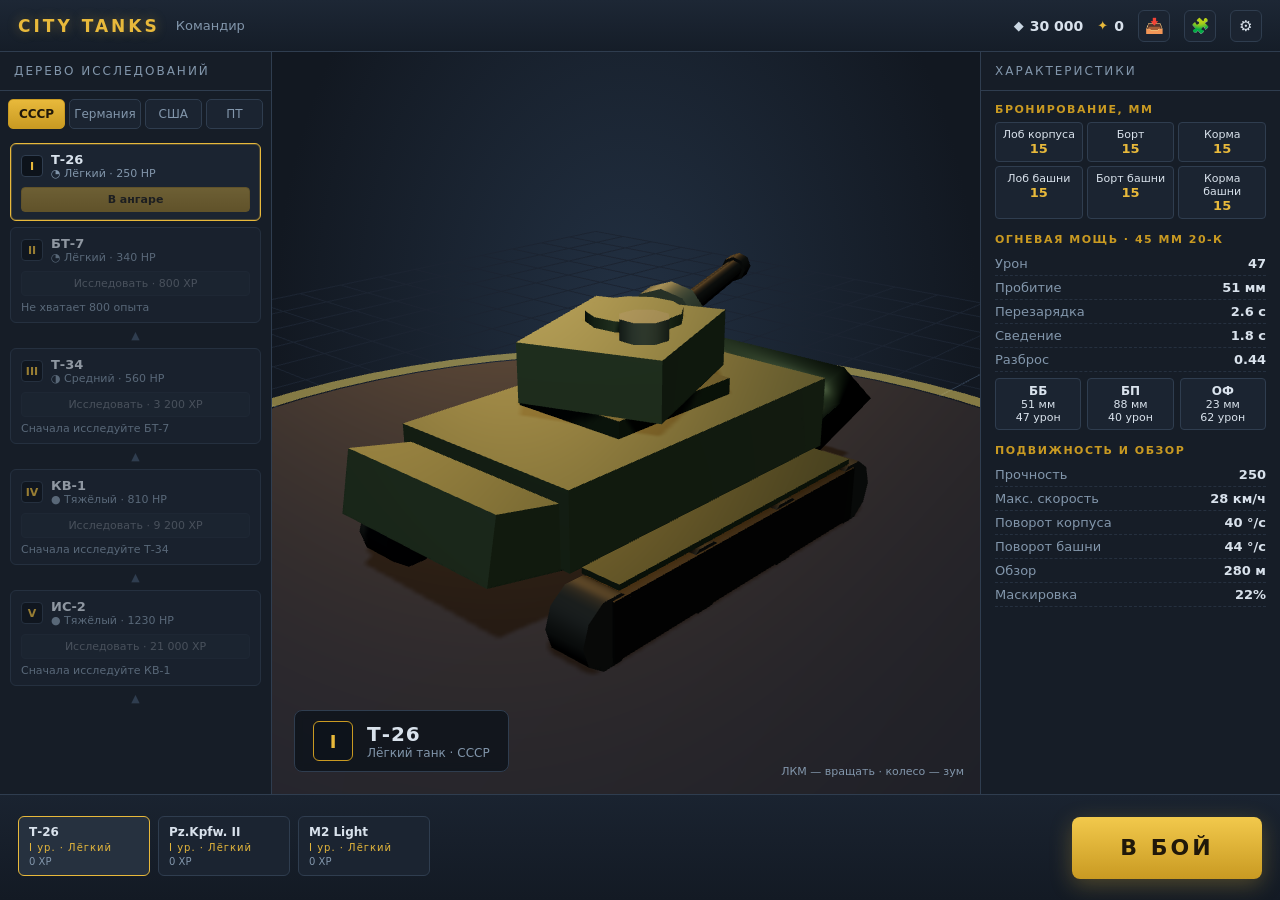
<file: index.html>
<!DOCTYPE html>
<html lang="ru">
<head>
<meta charset="UTF-8">
<meta name="viewport" content="width=device-width, initial-scale=1.0, maximum-scale=1.0, user-scalable=no">
<title>City Tanks — танковый ангар и бои</title>
<meta name="description" content="City Tanks — танковая аркада в духе World of Tanks: ангар, дерево прокачки, бои с бронёй и пробитием. HTML + JS + CSS + Three.js.">
<link rel="icon" href="data:image/svg+xml,<svg xmlns='http://www.w3.org/2000/svg' viewBox='0 0 100 100'><text y='.9em' font-size='90'>🛡️</text></svg>">
<link rel="stylesheet" href="css/style.css">
</head>
<body>

<!-- ================= АНГАР ================= -->
<div id="screen-garage" class="screen">
  <header id="topbar">
    <div class="topbar-left">
      <span class="logo">CITY TANKS</span>
      <span class="player-name" id="player-name">Командир</span>
    </div>
    <div class="topbar-right">
      <div class="currency" title="Серебро"><span class="cur-icon silver">◆</span><span id="currency-credits">0</span></div>
      <div class="currency" title="Свободный опыт"><span class="cur-icon xp">✦</span><span id="currency-xp">0</span></div>
      <button class="icon-btn" id="btn-import-model" title="Импорт модели из редактора (JSON)">📥</button>
      <button class="icon-btn" id="btn-models" title="Редактор моделей">🧩</button>
      <input type="file" id="model-input" accept=".json,application/json" hidden>
      <button class="icon-btn" id="btn-settings" title="Настройки">⚙</button>
    </div>
  </header>

  <main id="garage-main">
    <!-- Дерево исследований -->
    <aside id="tech-panel">
      <div class="panel-title">Дерево исследований</div>
      <div class="nation-tabs" id="nation-tabs"></div>
      <div class="tech-list" id="tech-list"></div>
    </aside>

    <!-- 3D вьюпорт -->
    <section id="garage-viewport">
      <canvas id="garage-canvas"></canvas>
      <div id="tank-plate">
        <div class="tank-tier" id="tank-tier">I</div>
        <div>
          <div class="tank-title" id="tank-title">Т-26</div>
          <div class="tank-subtitle" id="tank-subtitle">Лёгкий танк · СССР</div>
        </div>
      </div>
      <div class="viewport-hint">ЛКМ — вращать · колесо — зум</div>
    </section>

    <!-- Характеристики -->
    <aside id="stats-panel">
      <div class="panel-title">Характеристики</div>
      <div id="stats-body"></div>
    </aside>
  </main>

  <footer id="garage-bottom">
    <div class="carousel" id="carousel"></div>
    <button id="btn-battle" class="battle-btn">В БОЙ</button>
  </footer>
</div>

<!-- ================= БОЙ ================= -->
<div id="screen-battle" class="screen hidden">
  <canvas id="game-canvas"></canvas>

  <div id="battle-hud">
    <div id="hud-top">
      <div class="team" id="hud-team-a"></div>
      <div class="battle-timer">
        <div id="hud-timer">7:00</div>
        <div id="hud-cap" class="cap hidden">Захват: <span id="cap-percent">0%</span></div>
      </div>
      <div class="team team-enemy" id="hud-team-b"></div>
    </div>

    <div id="crosshair">
      <div class="ch ch-v"></div><div class="ch ch-h"></div>
      <div id="dispersion"></div>
      <div id="hit-marker" class="hidden"></div>
    </div>
    <div id="damage-indicator" class="hidden"></div>
    <div id="hit-text" class="hidden"></div>
    <div id="kill-feed"></div>

    <div id="battle-bottom">
      <div id="player-status">
        <div class="hp-row"><span class="hp-label">Прочность</span><span id="hud-hp-text">250 / 250</span></div>
        <div class="bar"><div id="hud-hp" class="bar-fill"></div></div>
        <div class="speed-row"><span id="hud-speed">0</span> км/ч</div>
      </div>
      <div id="gun-panel">
        <div id="shell-list"></div>
        <div class="reload-wrap">
          <div class="bar"><div id="hud-reload" class="bar-fill reload"></div></div>
          <div id="reload-text">Готов</div>
        </div>
      </div>
      <div id="minimap-wrap"><canvas id="minimap" width="180" height="180"></canvas></div>
    </div>

    <button id="btn-battle-menu" class="mini-btn">Меню</button>

    <div id="touch-controls" class="hidden">
      <div id="battle-joystick"><div id="battle-joystick-knob"></div></div>
      <button id="battle-fire">🔥</button>
    </div>
  </div>
</div>

<!-- ================= РЕЗУЛЬТАТЫ ================= -->
<div id="screen-results" class="screen overlay hidden">
  <div class="panel results-panel">
    <h2 id="res-title">Победа!</h2>
    <div id="res-stats"></div>
    <div id="res-rewards"></div>
    <div class="results-buttons">
      <button class="big-btn" id="btn-to-garage">В ангар</button>
      <button class="big-btn secondary" id="btn-again">Ещё бой</button>
    </div>
  </div>
</div>

<!-- ================= ПАУЗА / МЕНЮ БОЯ ================= -->
<div id="screen-pause" class="screen overlay hidden">
  <div class="panel">
    <h2>Пауза</h2>
    <p class="muted">Бой остановлен</p>
    <button class="big-btn" id="btn-resume">Продолжить</button>
    <button class="big-btn secondary" id="btn-leave">Покинуть бой</button>
  </div>
</div>

<!-- ================= НАСТРОЙКИ ================= -->
<div id="screen-settings" class="screen overlay hidden">
  <div class="panel">
    <h2>Настройки</h2>
    <label class="setting-row">
      <span>Звук</span>
      <input type="checkbox" id="set-sound" checked>
    </label>
    <label class="setting-row">
      <span>Имя игрока</span>
      <input type="text" id="set-name" maxlength="16">
    </label>
    <div class="settings-row">
      <button class="big-btn secondary" id="btn-reset-profile">Сбросить прогресс</button>
      <button class="big-btn" id="btn-close-settings">Закрыть</button>
    </div>
    <p class="muted small">Управление: W/S — ход, A/D — поворот корпуса, мышь — башня, ЛКМ — огонь, ПКМ — снайперский прицел, 1/2/3 — снаряд, Shift — форсаж.</p>
  </div>
</div>

<div id="toast"></div>
<div id="boot">Загрузка города…</div>

<script type="module" src="js/app.js"></script>
</body>
</html>
</file>
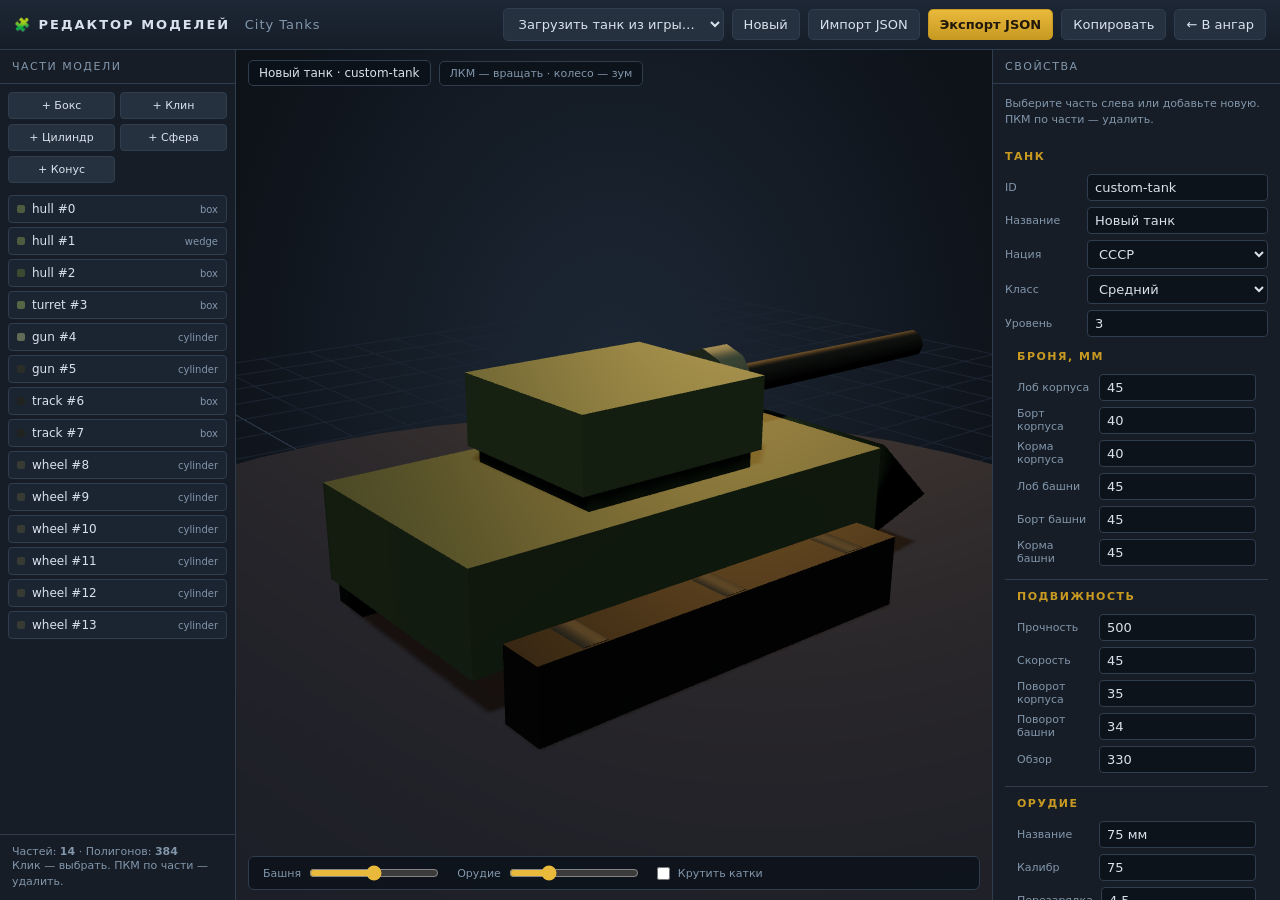
<file: models.html>
<!DOCTYPE html>
<html lang="ru">
<head>
<meta charset="UTF-8">
<meta name="viewport" content="width=device-width, initial-scale=1.0">
<title>City Tanks — редактор моделей</title>
<link rel="icon" href="data:image/svg+xml,<svg xmlns='http://www.w3.org/2000/svg' viewBox='0 0 100 100'><text y='.9em' font-size='90'>🧩</text></svg>">
<link rel="stylesheet" href="css/models.css">
</head>
<body>

<header id="bar">
  <div class="brand">🧩 РЕДАКТОР МОДЕЛЕЙ <span>City Tanks</span></div>
  <div class="bar-actions">
    <select id="load-game" title="Загрузить танк из игры">
      <option value="">Загрузить танк из игры…</option>
    </select>
    <button id="btn-new">Новый</button>
    <button id="btn-import">Импорт JSON</button>
    <input type="file" id="file-input" accept=".json,application/json" hidden>
    <button id="btn-export" class="gold">Экспорт JSON</button>
    <button id="btn-copy">Копировать</button>
    <a class="back" href="index.html">← В ангар</a>
  </div>
</header>

<main id="layout">
  <!-- Части -->
  <aside id="parts-panel">
    <div class="panel-head">Части модели</div>
    <div class="add-row">
      <button data-add="box">+ Бокс</button>
      <button data-add="wedge">+ Клин</button>
      <button data-add="cylinder">+ Цилиндр</button>
      <button data-add="sphere">+ Сфера</button>
      <button data-add="cone">+ Конус</button>
    </div>
    <div id="parts-list"></div>
    <div class="panel-foot">
      <div>Частей: <b id="parts-count">0</b> · Полигонов: <b id="tri-count">0</b></div>
      <div class="muted small">Клик — выбрать. ПКМ по части — удалить.</div>
    </div>
  </aside>

  <!-- Вьюпорт -->
  <section id="viewport">
    <canvas id="editor-canvas"></canvas>
    <div id="viewport-overlay">
      <div class="badge" id="model-name">—</div>
      <div class="badge dim">ЛКМ — вращать · колесо — зум</div>
    </div>
    <div id="test-controls">
      <label>Башня <input type="range" id="test-turret" min="-180" max="180" value="0"></label>
      <label>Орудие <input type="range" id="test-gun" min="-10" max="25" value="0"></label>
      <label class="chk"><input type="checkbox" id="test-spin"> Крутить катки</label>
    </div>
  </section>

  <!-- Свойства -->
  <aside id="props-panel">
    <div class="panel-head">Свойства</div>
    <div id="props-body">
      <p class="muted">Выберите часть слева, чтобы редактировать её.</p>
    </div>
    <div class="section">
      <h4>JSON профиля</h4>
      <textarea id="json-view" readonly></textarea>
      <div class="btn-row">
        <button id="btn-save-local">Сохранить в браузере</button>
      </div>
    </div>
  </aside>
</main>

<!-- Скрытые шаблоны -->
<template id="tpl-number">
  <div class="field"><label></label><input type="number" step="0.01"></div>
</template>

<div id="toast"></div>
<script type="module" src="js/models.js"></script>
</body>
</html>
</file>
<file: css/style.css>
/* ==========================================================
   City Tanks — стили ангара, боя и результатов (в духе WoT)
   ========================================================== */
* { margin: 0; padding: 0; box-sizing: border-box; }
:root {
  --bg: #10151c;
  --bg2: #161d27;
  --panel: #1b2431;
  --panel2: #222d3c;
  --line: #2f3d4f;
  --gold: #e8b93b;
  --gold2: #c99a22;
  --green: #6ec06e;
  --red: #d9534f;
  --blue: #5aa9e6;
  --text: #d9e2ec;
  --muted: #8296ab;
}
html, body { width: 100%; height: 100%; overflow: hidden; background: var(--bg); color: var(--text);
  font-family: 'Segoe UI', 'Roboto', system-ui, sans-serif; font-size: 14px; user-select: none; }
.hidden { display: none !important; }
button { font-family: inherit; cursor: pointer; }
.screen { position: fixed; inset: 0; }
.overlay { position: fixed; inset: 0; background: rgba(6, 10, 16, .82); display: flex; align-items: center; justify-content: center; z-index: 60; padding: 16px; }
.panel { background: linear-gradient(160deg, var(--panel2), var(--panel)); border: 1px solid var(--line);
  border-radius: 10px; padding: 26px 30px; max-width: 560px; width: 100%; box-shadow: 0 20px 60px rgba(0,0,0,.65); }
.panel h2 { font-size: 26px; letter-spacing: 2px; text-transform: uppercase; color: var(--gold); margin-bottom: 12px; text-align: center; }
.muted { color: var(--muted); text-align: center; margin-bottom: 14px; }
.small { font-size: 12px; line-height: 1.5; }
.big-btn { display: block; width: 100%; padding: 12px; margin: 8px 0; font-size: 16px; font-weight: 700; letter-spacing: 1px;
  text-transform: uppercase; color: #20180a; background: linear-gradient(180deg, var(--gold), var(--gold2));
  border: none; border-radius: 6px; transition: filter .12s, transform .08s; }
.big-btn:hover { filter: brightness(1.12); }
.big-btn:active { transform: translateY(1px); }
.big-btn.secondary { background: linear-gradient(180deg, #33445a, #253244); color: var(--text); border: 1px solid var(--line); }
.big-btn:disabled { opacity: .45; cursor: default; filter: none; }

/* ---------------- Верхняя панель ---------------- */
#topbar { height: 52px; display: flex; justify-content: space-between; align-items: center; padding: 0 18px;
  background: linear-gradient(180deg, #1d2735, #151d28); border-bottom: 1px solid var(--line); }
.topbar-left { display: flex; align-items: center; gap: 16px; }
.logo { font-weight: 900; letter-spacing: 3px; font-size: 17px; color: var(--gold); text-shadow: 0 0 12px rgba(232,185,59,.35); }
.player-name { color: var(--muted); font-size: 13px; }
.topbar-right { display: flex; align-items: center; gap: 14px; }
.currency { display: flex; align-items: center; gap: 6px; font-weight: 700; font-variant-numeric: tabular-nums; }
.cur-icon { font-size: 13px; }
.cur-icon.silver { color: #c9d6e2; }
.cur-icon.xp { color: var(--gold); }
.icon-btn { width: 32px; height: 32px; border-radius: 6px; background: var(--panel); border: 1px solid var(--line);
  color: var(--text); font-size: 15px; }
.icon-btn:hover { background: var(--panel2); border-color: var(--gold2); }

/* ---------------- Основная сетка ангара ---------------- */
#screen-garage { display: flex; flex-direction: column; }
#garage-main { flex: 1; display: grid; grid-template-columns: 272px 1fr 300px; min-height: 0; }
#tech-panel, #stats-panel { background: var(--bg2); border-right: 1px solid var(--line); overflow-y: auto; }
#stats-panel { border-right: none; border-left: 1px solid var(--line); }
.panel-title { padding: 12px 14px; font-size: 12px; letter-spacing: 2px; text-transform: uppercase;
  color: var(--muted); border-bottom: 1px solid var(--line); position: sticky; top: 0; background: var(--bg2); z-index: 2; }

.nation-tabs { display: flex; gap: 4px; padding: 8px; }
.nation-tab { flex: 1; padding: 7px 4px; font-size: 12px; text-align: center; border-radius: 5px;
  background: var(--panel); border: 1px solid var(--line); color: var(--muted); }
.nation-tab.active { color: #20180a; background: linear-gradient(180deg, var(--gold), var(--gold2)); border-color: var(--gold2); font-weight: 700; }

.tech-list { padding: 6px 10px 16px; display: flex; flex-direction: column; gap: 6px; }
.tech-item { background: var(--panel); border: 1px solid var(--line); border-radius: 6px; padding: 8px 10px; }
.tech-item.current { border-color: var(--gold); box-shadow: inset 0 0 0 1px rgba(232,185,59,.25); }
.tech-item.locked { opacity: .62; }
.tech-row { display: flex; align-items: center; gap: 8px; }
.tech-tier { width: 22px; height: 22px; border-radius: 4px; background: #0d131b; border: 1px solid var(--line);
  display: grid; place-items: center; font-size: 11px; font-weight: 700; color: var(--gold); }
.tech-name { flex: 1; font-size: 13px; font-weight: 600; }
.tech-class { font-size: 11px; color: var(--muted); }
.tech-actions { display: flex; gap: 6px; margin-top: 7px; }
.tech-btn { flex: 1; padding: 5px 6px; font-size: 11px; border-radius: 4px; border: 1px solid var(--line);
  background: #26313f; color: var(--text); }
.tech-btn.gold { background: linear-gradient(180deg, var(--gold), var(--gold2)); color: #20180a; border-color: var(--gold2); font-weight: 700; }
.tech-btn:disabled { opacity: .4; cursor: default; }
.tech-note { font-size: 11px; color: var(--muted); margin-top: 5px; }
.tech-arrow { text-align: center; color: var(--line); font-size: 11px; }

/* ---------------- Вьюпорт ---------------- */
#garage-viewport { position: relative; background: radial-gradient(ellipse at 50% 35%, #223042 0%, #121821 70%); overflow: hidden; }
#garage-canvas { width: 100%; height: 100%; display: block; }
#tank-plate { position: absolute; left: 22px; bottom: 22px; display: flex; align-items: center; gap: 14px;
  background: rgba(12,18,26,.78); border: 1px solid var(--line); border-radius: 8px; padding: 10px 18px; backdrop-filter: blur(4px); }
.tank-tier { width: 40px; height: 40px; display: grid; place-items: center; font-size: 18px; font-weight: 900;
  color: var(--gold); background: #0d131b; border: 1px solid var(--gold2); border-radius: 6px; }
.tank-title { font-size: 20px; font-weight: 700; letter-spacing: 1px; }
.tank-subtitle { font-size: 12px; color: var(--muted); }
.viewport-hint { position: absolute; right: 16px; bottom: 16px; font-size: 11px; color: var(--muted); }

/* ---------------- Характеристики ---------------- */
#stats-body { padding: 12px 14px 20px; }
.stat-group { margin-bottom: 14px; }
.stat-group h4 { font-size: 11px; letter-spacing: 1.5px; text-transform: uppercase; color: var(--gold2); margin-bottom: 6px; }
.stat-row { display: flex; justify-content: space-between; gap: 10px; padding: 4px 0; font-size: 13px; border-bottom: 1px dashed rgba(47,61,79,.6); }
.stat-row span:first-child { color: var(--muted); }
.stat-row b { font-weight: 600; font-variant-numeric: tabular-nums; }
.armor-grid { display: grid; grid-template-columns: repeat(3, 1fr); gap: 4px; margin-top: 4px; }
.armor-cell { background: var(--panel); border: 1px solid var(--line); border-radius: 4px; padding: 5px; text-align: center; font-size: 11px; }
.armor-cell b { display: block; font-size: 13px; color: var(--gold); }
.shell-row { display: flex; gap: 6px; margin-top: 6px; }
.shell-chip { flex: 1; text-align: center; font-size: 11px; padding: 5px; border-radius: 4px; background: var(--panel); border: 1px solid var(--line); }
.shell-chip b { display: block; font-size: 12px; }

/* ---------------- Нижняя панель ---------------- */
#garage-bottom { height: 106px; display: flex; align-items: center; gap: 16px; padding: 10px 18px;
  background: linear-gradient(0deg, #131a24, #1a2330); border-top: 1px solid var(--line); }
.carousel { flex: 1; display: flex; gap: 8px; overflow-x: auto; padding-bottom: 4px; }
.car-card { min-width: 132px; padding: 8px 10px; border-radius: 6px; background: var(--panel); border: 1px solid var(--line);
  text-align: left; color: var(--text); }
.car-card.active { border-color: var(--gold); background: #26313f; }
.car-card .cc-name { font-size: 12px; font-weight: 700; margin-bottom: 3px; white-space: nowrap; overflow: hidden; text-overflow: ellipsis; }
.car-card .cc-tier { font-size: 10px; color: var(--gold); letter-spacing: 1px; }
.car-card .cc-xp { font-size: 10px; color: var(--muted); margin-top: 3px; }
.battle-btn { min-width: 190px; height: 62px; font-size: 22px; font-weight: 900; letter-spacing: 3px; color: #20180a;
  background: linear-gradient(180deg, #f2c94c, #c99a22); border: none; border-radius: 8px;
  box-shadow: 0 6px 22px rgba(232,185,59,.28); }
.battle-btn:hover { filter: brightness(1.1); }
.battle-btn:disabled { filter: grayscale(.7); opacity: .55; cursor: default; }

/* ---------------- Бой ---------------- */
#game-canvas { position: fixed; inset: 0; width: 100%; height: 100%; display: block; }
#battle-hud { position: fixed; inset: 0; pointer-events: none; z-index: 10; }
#hud-top { position: absolute; top: 8px; left: 50%; transform: translateX(-50%); display: flex; gap: 18px; align-items: flex-start; }
.team { display: flex; gap: 4px; }
.team-member { width: 30px; height: 30px; border-radius: 4px; background: rgba(20,30,42,.85); border: 1px solid var(--line);
  display: grid; place-items: center; font-size: 10px; color: var(--green); position: relative; }
.team-enemy .team-member { color: var(--red); }
.team-member.dead { opacity: .28; color: var(--muted); }
.team-member.player { border-color: var(--gold); }
.battle-timer { text-align: center; min-width: 92px; }
#hud-timer { font-size: 22px; font-weight: 800; font-variant-numeric: tabular-nums; color: var(--gold); text-shadow: 0 2px 8px #000; }
.cap { font-size: 11px; color: var(--blue); }

#crosshair { position: absolute; left: 50%; top: 50%; width: 0; height: 0; }
.ch { position: absolute; background: rgba(255,255,255,.75); box-shadow: 0 0 3px #000; }
.ch-v { width: 2px; height: 14px; left: -1px; top: -30px; }
.ch-h { width: 14px; height: 2px; left: -30px; top: -1px; }
.ch-v::after { content: ''; position: absolute; width: 2px; height: 14px; left: 0; top: 46px; background: rgba(255,255,255,.75); }
.ch-h::after { content: ''; position: absolute; width: 14px; height: 2px; left: 46px; top: 0; background: rgba(255,255,255,.75); }
#dispersion { position: absolute; border: 2px solid rgba(255,255,255,.5); border-radius: 50%;
  transform: translate(-50%, -50%); width: 60px; height: 60px; left: 0; top: 0; }
#hit-marker { position: absolute; left: -14px; top: -14px; width: 28px; height: 28px; }
#hit-marker::before, #hit-marker::after { content: ''; position: absolute; inset: 0; border: 2px solid #fff; transform: rotate(45deg); }
#hit-marker.pen::before, #hit-marker.pen::after { border-color: #ffd166; }
#hit-marker.nopen::before, #hit-marker.nopen::after { border-color: #b0bec5; }
#hit-marker.kill::before, #hit-marker.kill::after { border-color: #ff5252; }

#hit-text { position: absolute; left: 50%; top: 58%; transform: translateX(-50%); font-size: 20px; font-weight: 900;
  letter-spacing: 2px; text-shadow: 0 2px 8px #000; }
#damage-indicator { position: absolute; left: 50%; top: 50%; width: 220px; height: 220px; transform: translate(-50%, -50%);
  border-radius: 50%; border: 0 solid transparent; }
#damage-indicator::before { content: ''; position: absolute; inset: 0; border-radius: 50%;
  border: 4px solid rgba(255, 70, 70, .8); clip-path: polygon(0 0, 40% 45%, 60% 45%, 100% 0, 100% 30%, 62% 60%, 38% 60%, 0 30%); }
#kill-feed { position: absolute; right: 14px; top: 60px; display: flex; flex-direction: column; gap: 4px; align-items: flex-end; font-size: 12px; }
.kf-item { background: rgba(12,18,26,.8); border: 1px solid var(--line); border-radius: 4px; padding: 4px 8px; }
.kf-item .kf-a { color: var(--green); } .kf-item .kf-b { color: var(--red); }

#battle-bottom { position: absolute; left: 0; right: 0; bottom: 0; padding: 0 18px 14px; display: flex; align-items: flex-end; gap: 18px; }
#player-status { width: 240px; background: rgba(12,18,26,.72); border: 1px solid var(--line); border-radius: 8px; padding: 8px 12px; }
.hp-row { display: flex; justify-content: space-between; font-size: 12px; margin-bottom: 4px; }
.hp-label { color: var(--muted); letter-spacing: 1px; text-transform: uppercase; font-size: 10px; }
.bar { height: 12px; background: #0d131b; border: 1px solid var(--line); border-radius: 3px; overflow: hidden; }
.bar-fill { height: 100%; width: 100%; background: linear-gradient(90deg, #4caf50, #7ed957); transition: width .18s; }
.bar-fill.low { background: linear-gradient(90deg, #d9534f, #ff7b72); }
.bar-fill.reload { background: linear-gradient(90deg, #c99a22, #f2c94c); }
.speed-row { margin-top: 5px; font-size: 11px; color: var(--muted); }
#hud-speed { color: var(--text); font-weight: 700; }

#gun-panel { flex: 0 0 260px; background: rgba(12,18,26,.72); border: 1px solid var(--line); border-radius: 8px; padding: 8px 12px; }
#shell-list { display: flex; gap: 6px; margin-bottom: 6px; }
.shell-slot { flex: 1; text-align: center; padding: 5px 3px; border-radius: 4px; background: #182231; border: 1px solid var(--line);
  font-size: 11px; color: var(--muted); }
.shell-slot.active { border-color: var(--gold); color: var(--text); background: #26313f; }
.shell-slot b { display: block; font-size: 12px; color: var(--gold); }
.shell-slot small { font-size: 9px; opacity: .8; }
#reload-text { text-align: center; font-size: 11px; color: var(--muted); margin-top: 3px; }

#minimap-wrap { margin-left: auto; background: rgba(12,18,26,.72); border: 1px solid var(--line); border-radius: 8px; padding: 6px; }
#minimap { display: block; border-radius: 4px; }
.mini-btn { pointer-events: auto; position: absolute; top: 8px; right: 12px; background: rgba(20,30,42,.85);
  border: 1px solid var(--line); color: var(--text); border-radius: 5px; padding: 5px 10px; font-size: 12px; }

/* ---------------- Мобильное управление ---------------- */
#touch-controls { position: fixed; inset: 0; pointer-events: none; z-index: 12; }
#battle-joystick { position: absolute; left: 24px; bottom: 120px; width: 128px; height: 128px; border-radius: 50%;
  background: rgba(255,255,255,.07); border: 2px solid rgba(255,255,255,.22); pointer-events: auto; touch-action: none; }
#battle-joystick-knob { position: absolute; left: 50%; top: 50%; width: 54px; height: 54px; border-radius: 50%;
  background: rgba(232,185,59,.85); transform: translate(-50%, -50%); }
#battle-fire { position: absolute; right: 26px; bottom: 132px; width: 96px; height: 96px; border-radius: 50%;
  font-size: 38px; background: rgba(217,83,79,.8); border: 2px solid rgba(255,255,255,.35); pointer-events: auto; touch-action: none; }

/* ---------------- Результаты ---------------- */
.results-panel { max-width: 520px; }
#res-title.win { color: var(--green); } #res-title.lose { color: var(--red); }
#res-stats { margin: 8px 0 14px; }
.res-row { display: flex; justify-content: space-between; padding: 5px 0; border-bottom: 1px dashed rgba(47,61,79,.7); font-size: 13px; }
.res-row span { color: var(--muted); }
#res-rewards { display: flex; gap: 12px; justify-content: center; margin: 14px 0; }
.reward { background: var(--panel); border: 1px solid var(--line); border-radius: 8px; padding: 10px 20px; text-align: center; }
.reward b { display: block; font-size: 20px; }
.reward.silver b { color: #c9d6e2; } .reward.xp b { color: var(--gold); }
.results-buttons { display: flex; gap: 10px; }
.results-buttons .big-btn { margin: 0; }

/* ---------------- Настройки / тосты ---------------- */
.setting-row { display: flex; justify-content: space-between; align-items: center; padding: 9px 0; border-bottom: 1px dashed rgba(47,61,79,.6); }
.setting-row input[type="text"] { background: #0d131b; border: 1px solid var(--line); color: var(--text); border-radius: 4px; padding: 7px 9px; width: 180px; }
.settings-row { display: flex; gap: 10px; margin-top: 16px; }
.settings-row .big-btn { margin: 0; }
#toast { position: fixed; left: 50%; bottom: 130px; transform: translateX(-50%); display: flex; flex-direction: column; gap: 6px;
  align-items: center; z-index: 80; pointer-events: none; }
.toast-item { background: rgba(18,26,36,.95); border: 1px solid var(--gold2); color: var(--text);
  border-radius: 6px; padding: 8px 16px; font-size: 13px; animation: toastIn .18s ease; }
@keyframes toastIn { from { opacity: 0; transform: translateY(8px); } to { opacity: 1; transform: none; } }
#boot { position: fixed; inset: 0; display: grid; place-items: center; background: var(--bg); color: var(--muted);
  letter-spacing: 2px; font-size: 13px; text-transform: uppercase; z-index: 100; }

/* ---------------- Мобильная адаптация ---------------- */
@media (max-width: 980px) {
  #garage-main { grid-template-columns: 1fr; grid-template-rows: 1fr auto; }
  #tech-panel { display: none; }
  #stats-panel { max-height: 34vh; }
  #garage-bottom { height: 92px; }
  .battle-btn { min-width: 120px; height: 52px; font-size: 16px; letter-spacing: 1px; }
  #player-status { width: 150px; }
  #gun-panel { flex-basis: 190px; }
  #minimap-wrap { display: none; }
  .team-member { width: 22px; height: 22px; font-size: 9px; }
}
</file>
<file: css/models.css>
* { margin: 0; padding: 0; box-sizing: border-box; }
:root {
  --bg: #10151c; --bg2: #161d27; --panel: #1b2431; --line: #2f3d4f;
  --gold: #e8b93b; --gold2: #c99a22; --text: #d9e2ec; --muted: #8296ab;
}
html, body { height: 100%; background: var(--bg); color: var(--text); overflow: hidden;
  font-family: 'Segoe UI', 'Roboto', system-ui, sans-serif; font-size: 13px; }
button, select, input { font-family: inherit; font-size: inherit; }

#bar { height: 50px; display: flex; align-items: center; justify-content: space-between; padding: 0 14px;
  background: linear-gradient(180deg, #1d2735, #151d28); border-bottom: 1px solid var(--line); }
.brand { font-weight: 800; letter-spacing: 2px; font-size: 13px; }
.brand span { color: var(--muted); font-weight: 400; letter-spacing: 1px; margin-left: 8px; }
.bar-actions { display: flex; align-items: center; gap: 8px; }
.bar-actions button, .bar-actions select, .bar-actions .back {
  background: #26313f; border: 1px solid var(--line); color: var(--text); border-radius: 5px;
  padding: 7px 11px; cursor: pointer; text-decoration: none; }
.bar-actions button:hover, .bar-actions .back:hover { border-color: var(--gold2); }
.bar-actions button.gold { background: linear-gradient(180deg, var(--gold), var(--gold2)); color: #20180a; border-color: var(--gold2); font-weight: 700; }

#layout { display: grid; grid-template-columns: 236px 1fr 288px; height: calc(100% - 50px); }
#parts-panel, #props-panel { background: var(--bg2); border-right: 1px solid var(--line); overflow-y: auto; display: flex; flex-direction: column; }
#props-panel { border-right: none; border-left: 1px solid var(--line); }
.panel-head { padding: 10px 12px; font-size: 11px; letter-spacing: 1.5px; text-transform: uppercase;
  color: var(--muted); border-bottom: 1px solid var(--line); position: sticky; top: 0; background: var(--bg2); z-index: 2; }
.panel-foot { margin-top: auto; padding: 10px 12px; border-top: 1px solid var(--line); font-size: 11px; color: var(--muted); }

.add-row { display: grid; grid-template-columns: 1fr 1fr; gap: 5px; padding: 8px; }
.add-row button { background: #26313f; border: 1px solid var(--line); color: var(--text); border-radius: 4px;
  padding: 6px 4px; font-size: 11px; cursor: pointer; }
.add-row button:hover { border-color: var(--gold2); }

#parts-list { padding: 4px 8px 8px; display: flex; flex-direction: column; gap: 4px; }
.part-item { display: flex; align-items: center; gap: 7px; padding: 6px 8px; border-radius: 4px;
  background: var(--panel); border: 1px solid var(--line); cursor: pointer; font-size: 12px; }
.part-item.active { border-color: var(--gold); background: #26313f; }
.part-item .dot { width: 8px; height: 8px; border-radius: 2px; flex: 0 0 auto; }
.part-item .pname { flex: 1; white-space: nowrap; overflow: hidden; text-overflow: ellipsis; }
.part-item .ptype { font-size: 10px; color: var(--muted); }

#viewport { position: relative; background: radial-gradient(ellipse at 50% 40%, #1d2836 0%, #0e131a 75%); }
#editor-canvas { width: 100%; height: 100%; display: block; }
#viewport-overlay { position: absolute; top: 10px; left: 12px; display: flex; gap: 8px; align-items: center; }
.badge { background: rgba(12,18,26,.8); border: 1px solid var(--line); border-radius: 5px; padding: 5px 10px; font-size: 12px; }
.badge.dim { color: var(--muted); font-size: 11px; }
#test-controls { position: absolute; left: 12px; right: 12px; bottom: 10px; display: flex; gap: 18px; align-items: center;
  background: rgba(12,18,26,.82); border: 1px solid var(--line); border-radius: 6px; padding: 8px 14px; flex-wrap: wrap; }
#test-controls label { display: flex; align-items: center; gap: 8px; font-size: 11px; color: var(--muted); }
#test-controls input[type=range] { width: 130px; accent-color: var(--gold); }

.field { display: flex; align-items: center; gap: 8px; padding: 3px 0; }
.field label { flex: 0 0 74px; font-size: 11px; color: var(--muted); }
.field input, .field select { flex: 1; min-width: 0; background: #0d131b; border: 1px solid var(--line);
  color: var(--text); border-radius: 4px; padding: 5px 7px; }
.field input[type=color] { padding: 2px; height: 26px; }
.vec-row { display: flex; gap: 4px; flex: 1; }
.vec-row input { width: 100%; }
.section { padding: 10px 12px; border-bottom: 1px solid var(--line); }
.section h4 { font-size: 11px; letter-spacing: 1.5px; text-transform: uppercase; color: var(--gold2); margin-bottom: 8px; }
.muted { color: var(--muted); }
.small { font-size: 11px; line-height: 1.45; }
.btn-row { display: flex; gap: 6px; margin-top: 8px; }
.btn-row button { flex: 1; padding: 6px; background: #26313f; border: 1px solid var(--line); color: var(--text);
  border-radius: 4px; cursor: pointer; font-size: 11px; }
.btn-row button.danger { border-color: #7a3330; color: #ff8b86; }
.btn-row button:hover { border-color: var(--gold2); }
textarea#json-view { width: 100%; height: 130px; background: #0d131b; border: 1px solid var(--line);
  color: #9fb4d8; border-radius: 4px; padding: 7px; font-family: ui-monospace, monospace; font-size: 11px; resize: vertical; }

#toast { position: fixed; left: 50%; bottom: 72px; transform: translateX(-50%); display: flex; flex-direction: column;
  gap: 6px; align-items: center; z-index: 60; pointer-events: none; }
.toast-item { background: rgba(18,26,36,.95); border: 1px solid var(--gold2); border-radius: 6px;
  padding: 8px 16px; font-size: 12px; }

@media (max-width: 900px) {
  #layout { grid-template-columns: 1fr; grid-template-rows: 1fr 300px; }
  #parts-panel { display: none; }
  #props-panel { border-left: none; border-top: 1px solid var(--line); }
}
</file>
